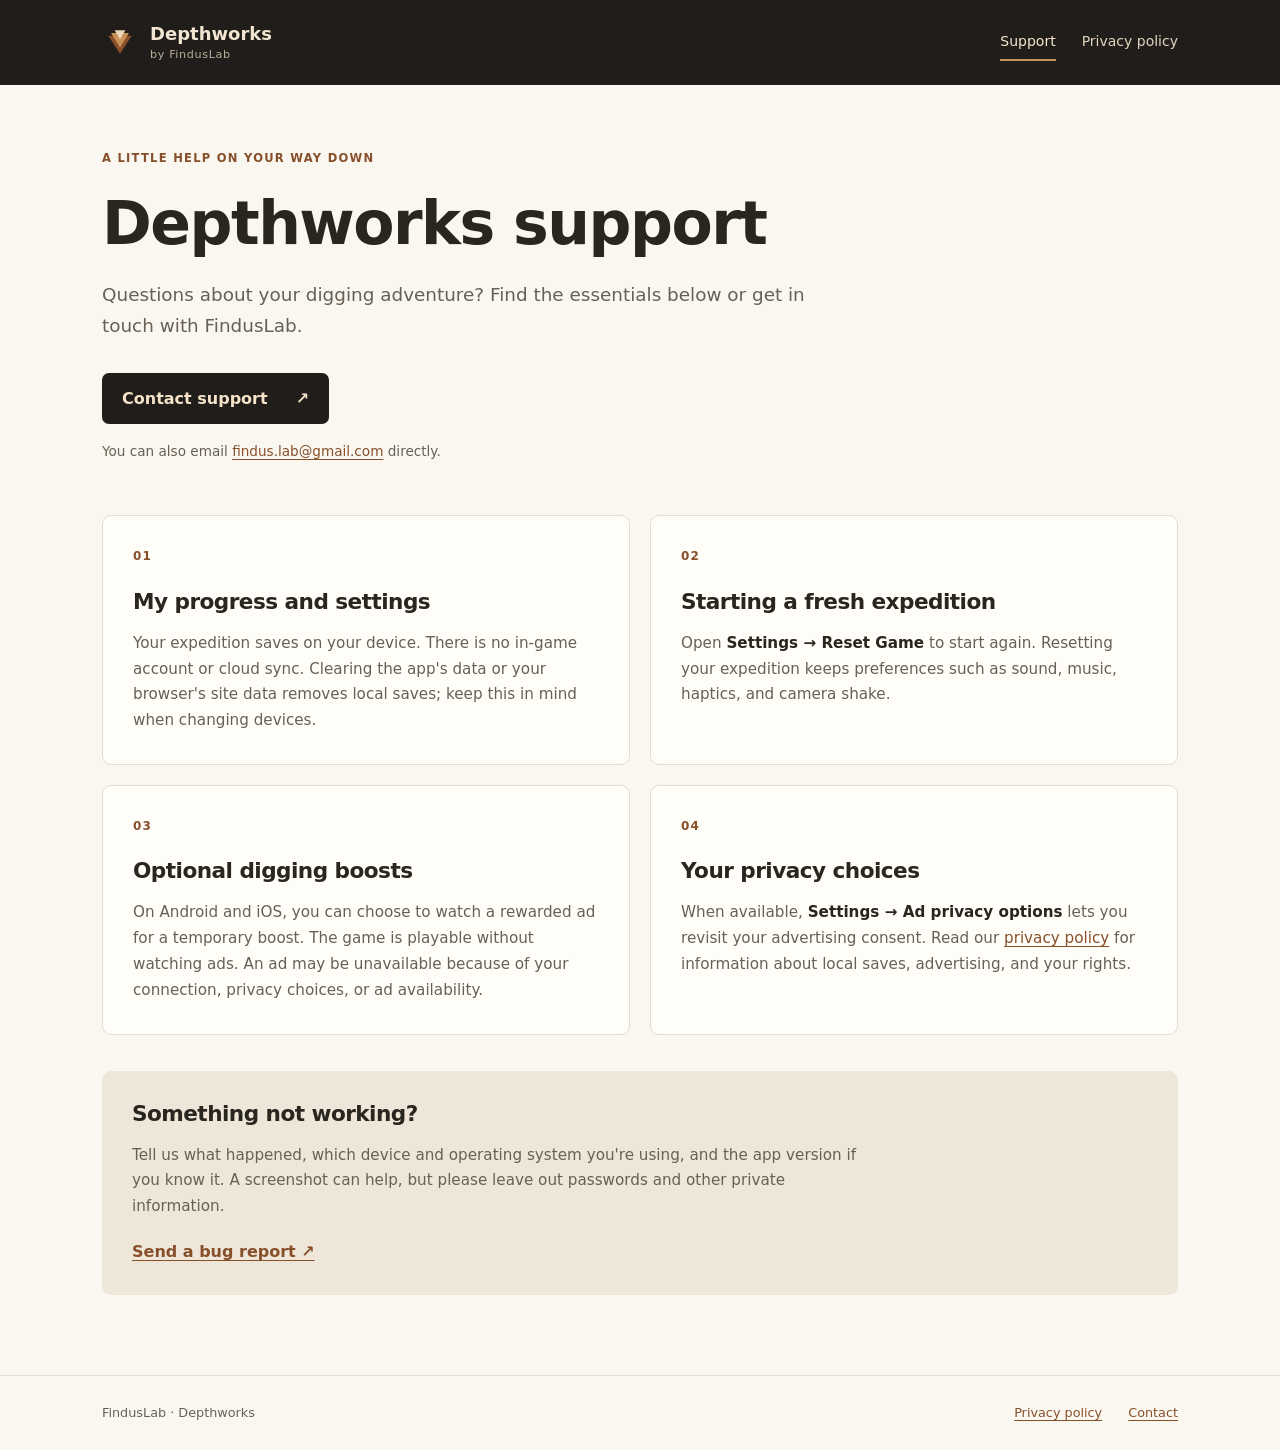
<file: docs/index.html>
<!doctype html>
<html lang="en">
<head>
  <meta charset="utf-8">
  <meta name="viewport" content="width=device-width, initial-scale=1">
  <meta name="description" content="Official support and privacy information for Depthworks, a digging game by FindusLab.">
  <meta name="theme-color" content="#211d1a">
  <title>Depthworks · Support</title>
  <link rel="icon" href="favicon.svg" type="image/svg+xml">
  <link rel="stylesheet" href="styles.css">
  <link rel="canonical" href="https://theoharti.github.io/DepthworksSupport/">
</head>
<body>
  <a class="skip-link" href="#main">Skip to content</a>
  <header class="site-header">
    <div class="header-inner">
      <a class="brand" href="./" aria-label="Depthworks support home">
        <img src="favicon.svg" width="36" height="36" alt="">
        <span>Depthworks <small>by FindusLab</small></span>
      </a>
      <nav aria-label="Main navigation">
        <a href="./" aria-current="page">Support</a>
        <a href="privacy/">Privacy policy</a>
      </nav>
    </div>
  </header>
  <main id="main" class="support-main">
    <section class="intro" aria-labelledby="welcome">
      <p class="eyebrow">A little help on your way down</p>
      <h1 id="welcome">Depthworks support</h1>
      <p class="lead">Questions about your digging adventure? Find the essentials below or get in touch with FindusLab.</p>
      <a class="button" href="mailto:findus.lab@gmail.com?subject=Depthworks%20support">Contact support <span aria-hidden="true">↗</span></a>
      <p class="contact-note">You can also email <a href="mailto:findus.lab@gmail.com">findus.lab@gmail.com</a> directly.</p>
    </section>
    <section class="help-grid" aria-label="Common questions">
      <article class="help-card">
        <span class="card-number" aria-hidden="true">01</span>
        <h2>My progress and settings</h2>
        <p>Your expedition saves on your device. There is no in-game account or cloud sync. Clearing the app's data or your browser's site data removes local saves; keep this in mind when changing devices.</p>
      </article>
      <article class="help-card">
        <span class="card-number" aria-hidden="true">02</span>
        <h2>Starting a fresh expedition</h2>
        <p>Open <strong>Settings → Reset Game</strong> to start again. Resetting your expedition keeps preferences such as sound, music, haptics, and camera shake.</p>
      </article>
      <article class="help-card">
        <span class="card-number" aria-hidden="true">03</span>
        <h2>Optional digging boosts</h2>
        <p>On Android and iOS, you can choose to watch a rewarded ad for a temporary boost. The game is playable without watching ads. An ad may be unavailable because of your connection, privacy choices, or ad availability.</p>
      </article>
      <article class="help-card">
        <span class="card-number" aria-hidden="true">04</span>
        <h2>Your privacy choices</h2>
        <p>When available, <strong>Settings → Ad privacy options</strong> lets you revisit your advertising consent. Read our <a href="privacy/">privacy policy</a> for information about local saves, advertising, and your rights.</p>
      </article>
    </section>
    <section class="contact-panel" aria-labelledby="report">
      <h2 id="report">Something not working?</h2>
      <p>Tell us what happened, which device and operating system you're using, and the app version if you know it. A screenshot can help, but please leave out passwords and other private information.</p>
      <a href="mailto:findus.lab@gmail.com?subject=Depthworks%20bug%20report">Send a bug report <span aria-hidden="true">↗</span></a>
    </section>
  </main>
  <footer class="site-footer">
    <div><span>FindusLab · Depthworks</span><a href="privacy/">Privacy policy</a><a href="mailto:findus.lab@gmail.com">Contact</a></div>
  </footer>
</body>
</html>
</file>
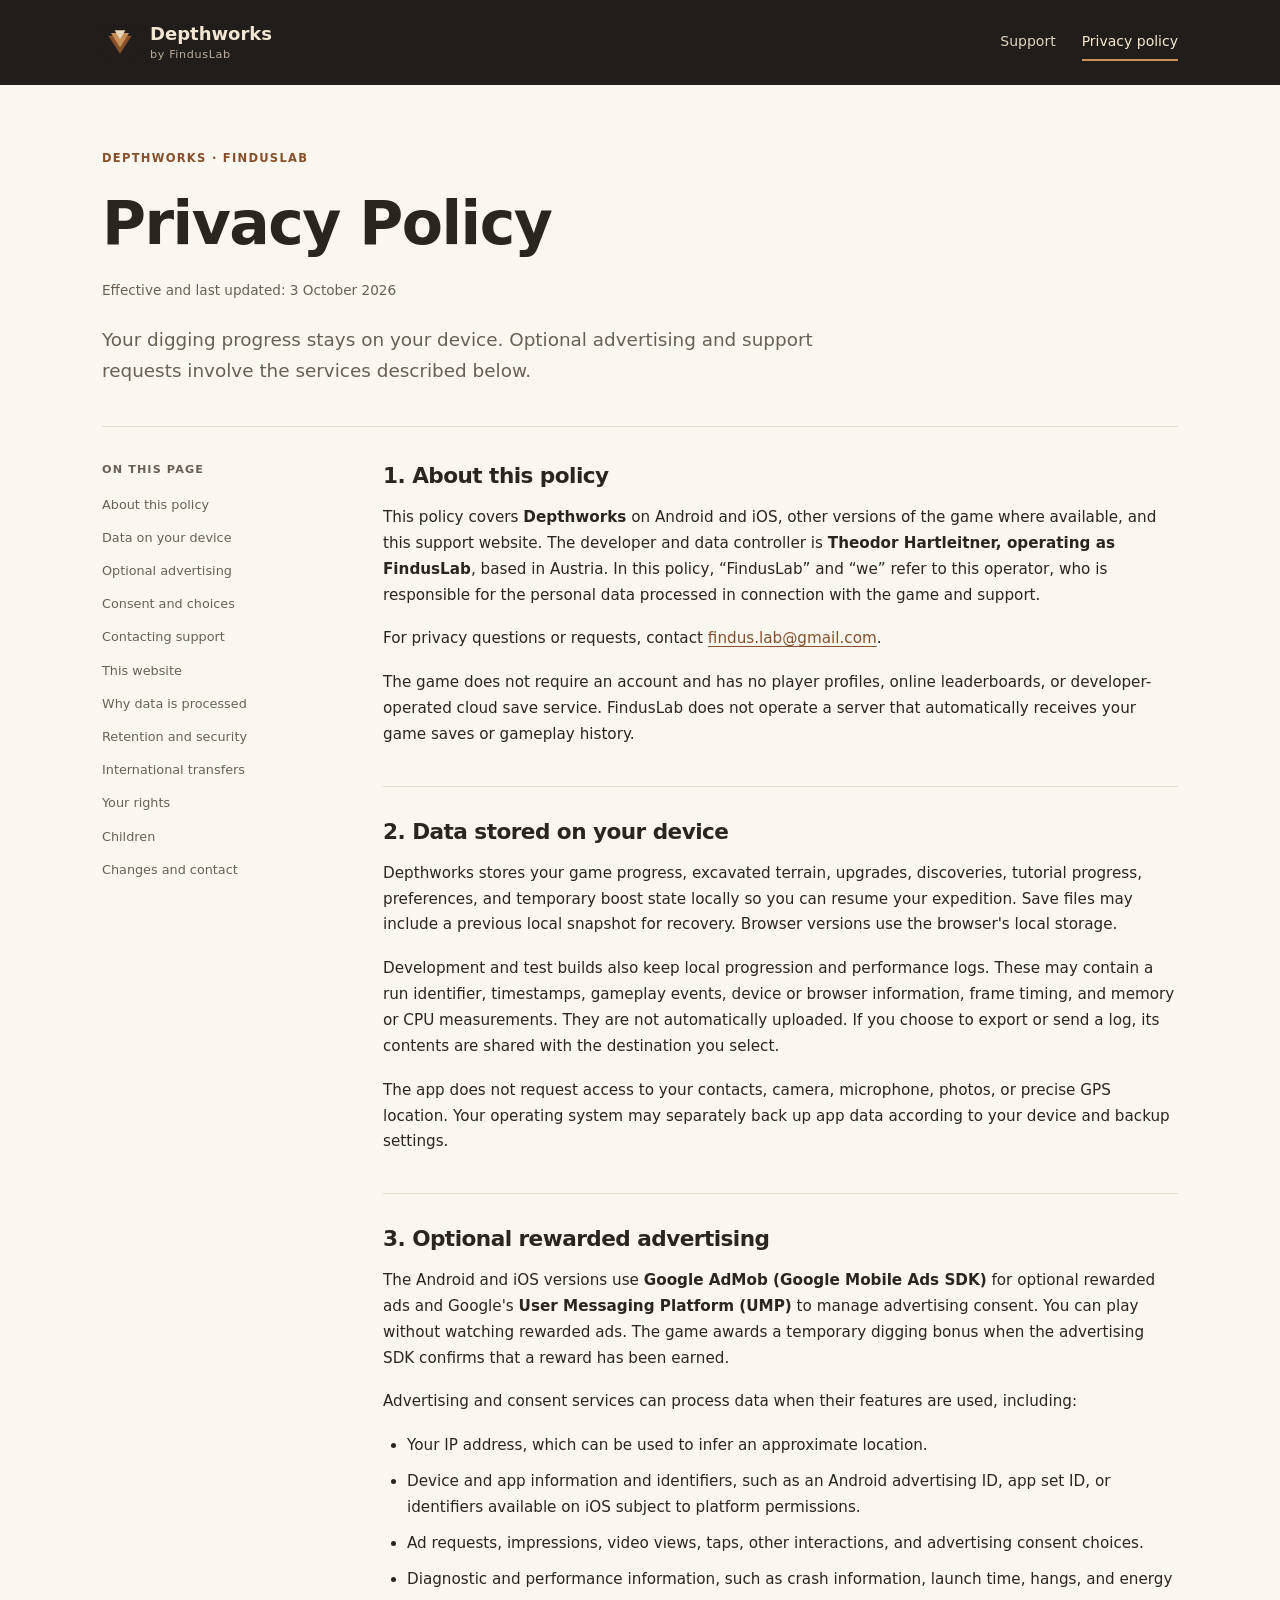
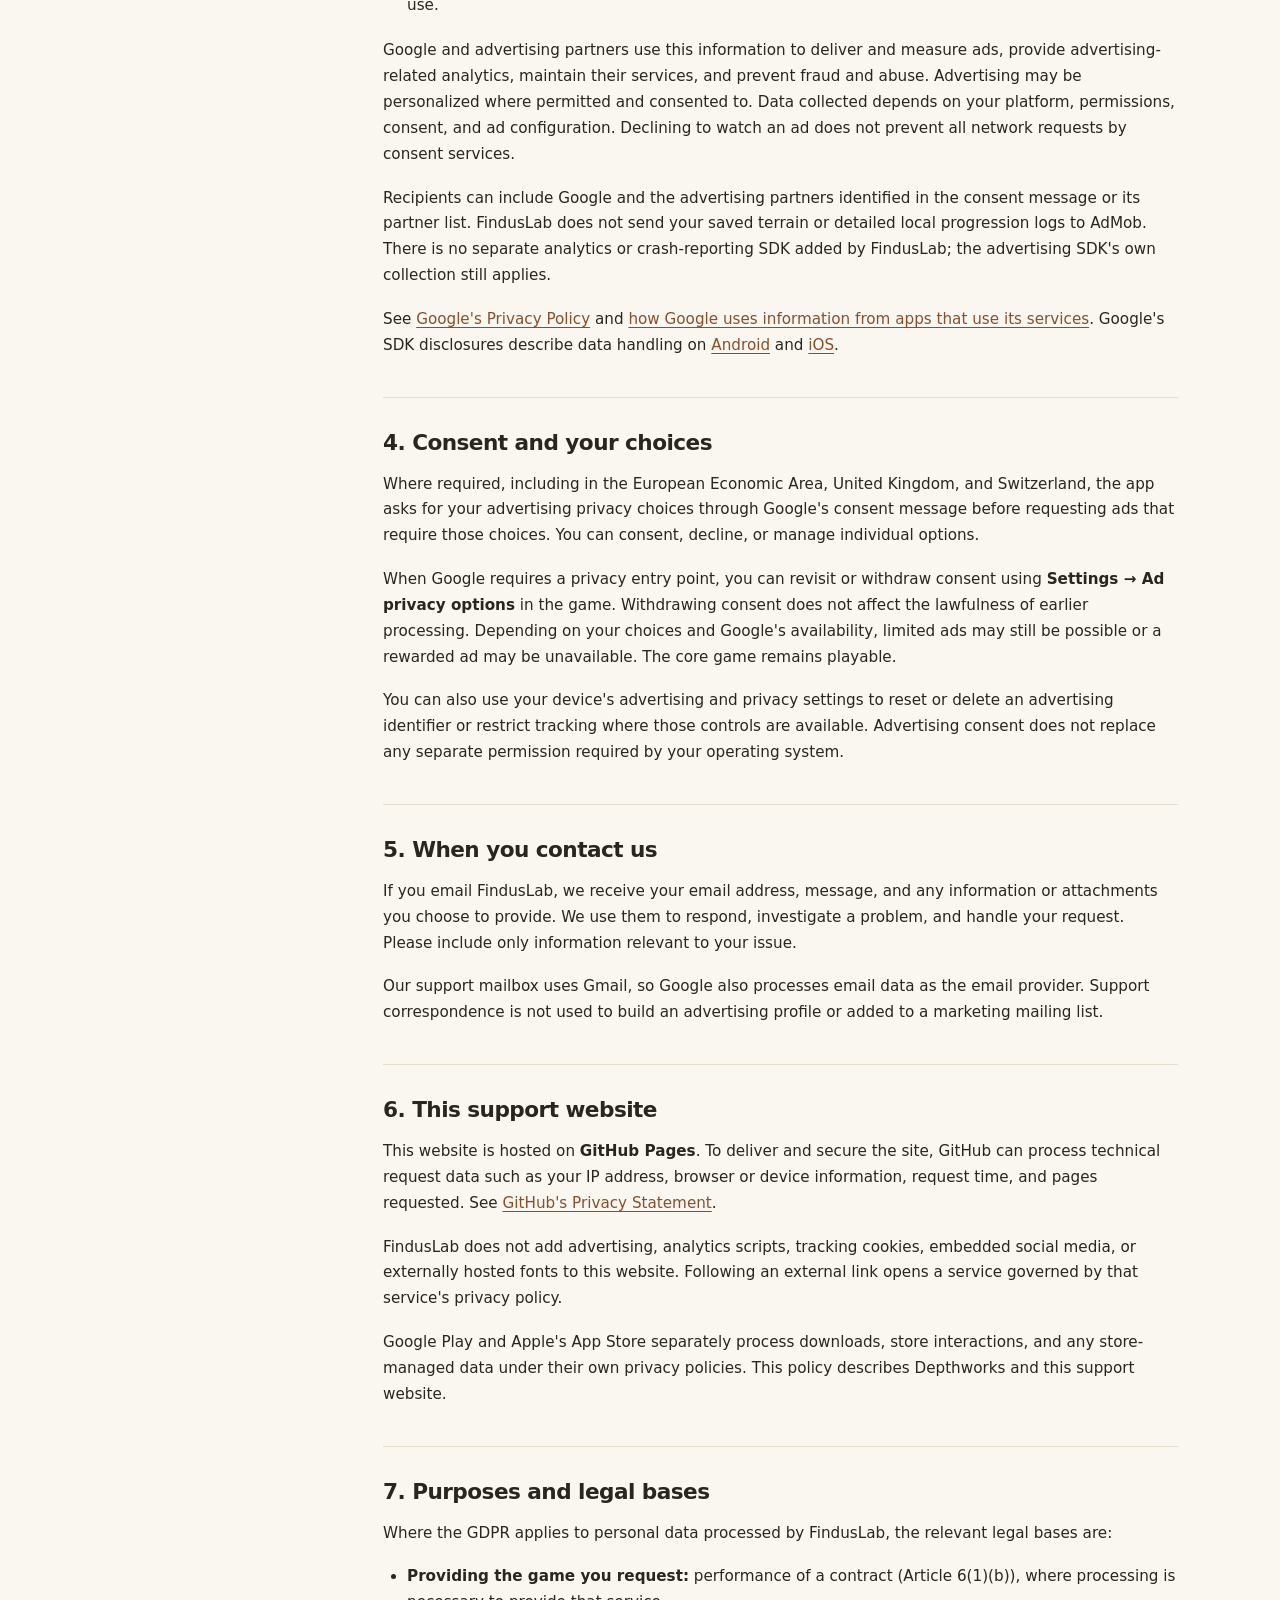
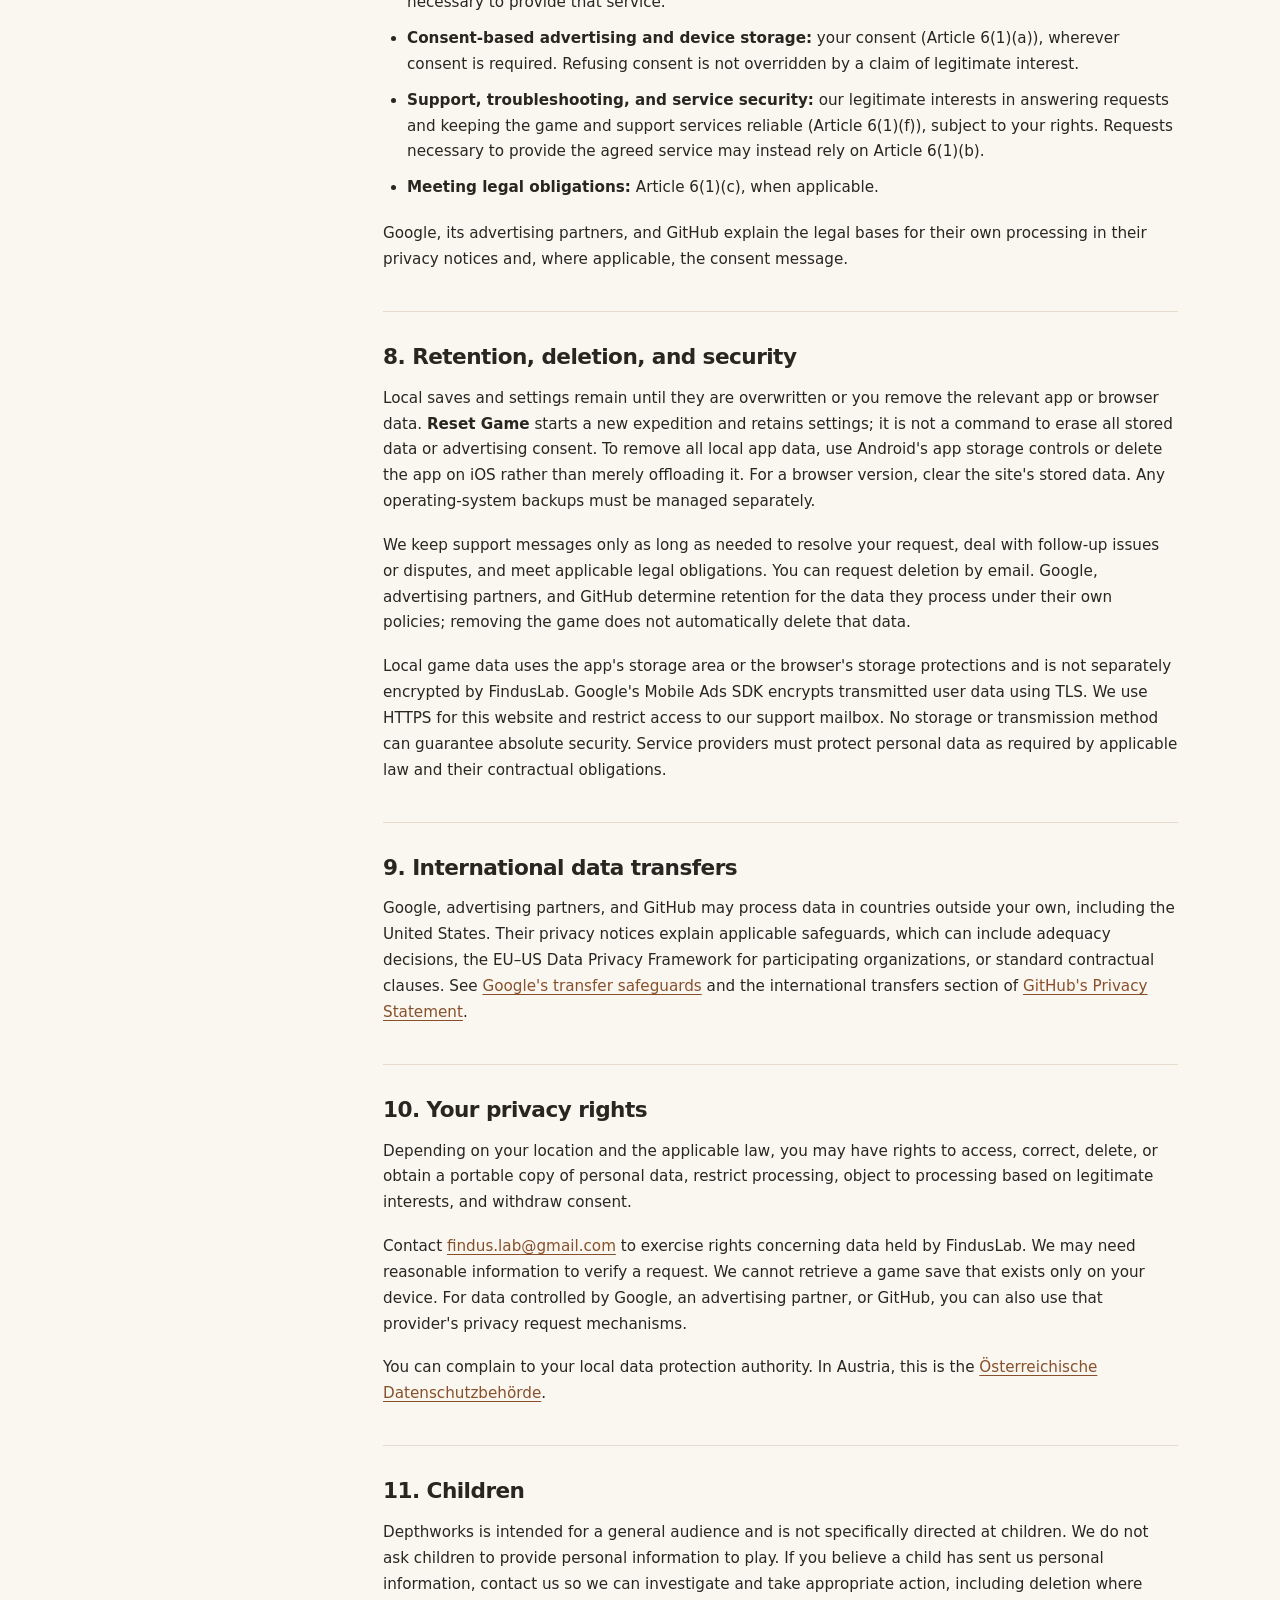
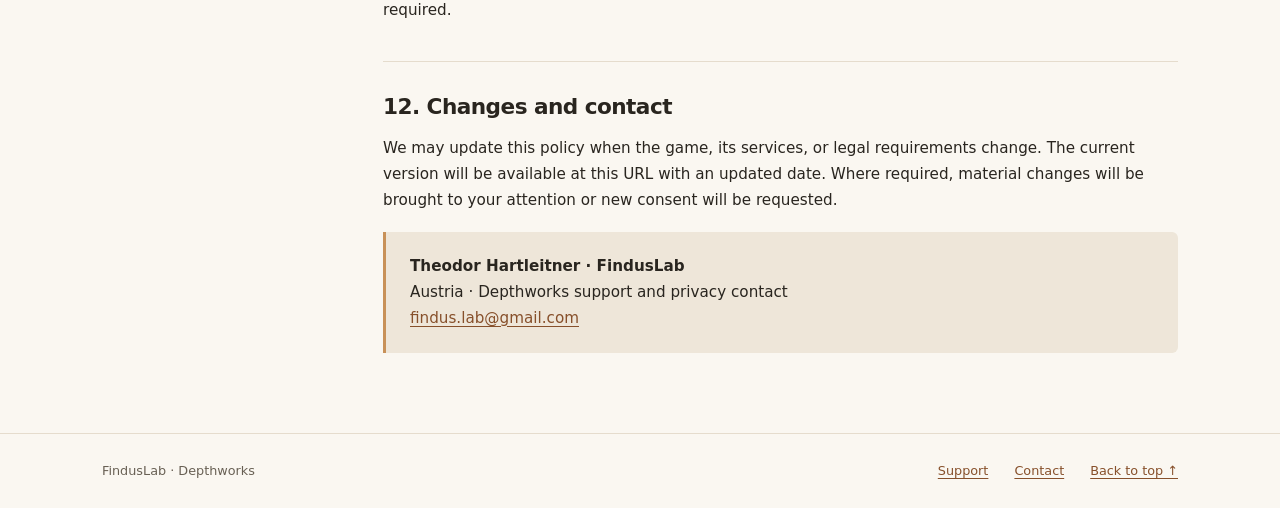
<file: docs/privacy/index.html>
<!doctype html>
<html lang="en">
<head>
  <meta charset="utf-8">
  <meta name="viewport" content="width=device-width, initial-scale=1">
  <meta name="description" content="Depthworks privacy policy: local saves, optional Google AdMob rewarded ads, consent choices, support, and your privacy rights.">
  <meta name="theme-color" content="#211d1a">
  <title>Depthworks · Privacy Policy</title>
  <link rel="icon" href="../favicon.svg" type="image/svg+xml">
  <link rel="stylesheet" href="../styles.css">
  <link rel="canonical" href="https://theoharti.github.io/DepthworksSupport/privacy/">
</head>
<body>
  <a class="skip-link" href="#main">Skip to content</a>
  <header class="site-header">
    <div class="header-inner">
      <a class="brand" href="../" aria-label="Depthworks support home">
        <img src="../favicon.svg" width="36" height="36" alt="">
        <span>Depthworks <small>by FindusLab</small></span>
      </a>
      <nav aria-label="Main navigation">
        <a href="../">Support</a>
        <a href="./" aria-current="page">Privacy policy</a>
      </nav>
    </div>
  </header>
  <main id="main" class="policy-main">
    <header class="policy-heading">
      <p class="eyebrow">Depthworks · FindusLab</p>
      <h1>Privacy Policy</h1>
      <p class="policy-date">Effective and last updated: <time datetime="2026-10-03">3 October 2026</time></p>
      <p class="lead">Your digging progress stays on your device. Optional advertising and support requests involve the services described below.</p>
    </header>
    <div class="policy-layout">
      <nav class="contents" aria-label="Privacy policy contents">
        <h2>On this page</h2>
        <ol>
          <li><a href="#about">About this policy</a></li>
          <li><a href="#local-data">Data on your device</a></li>
          <li><a href="#advertising">Optional advertising</a></li>
          <li><a href="#choices">Consent and choices</a></li>
          <li><a href="#support">Contacting support</a></li>
          <li><a href="#website">This website</a></li>
          <li><a href="#legal-bases">Why data is processed</a></li>
          <li><a href="#retention">Retention and security</a></li>
          <li><a href="#transfers">International transfers</a></li>
          <li><a href="#rights">Your rights</a></li>
          <li><a href="#children">Children</a></li>
          <li><a href="#changes">Changes and contact</a></li>
        </ol>
      </nav>
      <article class="policy-body">
        <section id="about">
          <h2>1. About this policy</h2>
          <p>This policy covers <strong>Depthworks</strong> on Android and iOS, other versions of the game where available, and this support website. The developer and data controller is <strong>Theodor Hartleitner, operating as FindusLab</strong>, based in Austria. In this policy, “FindusLab” and “we” refer to this operator, who is responsible for the personal data processed in connection with the game and support.</p>
          <p>For privacy questions or requests, contact <a href="mailto:findus.lab@gmail.com">findus.lab@gmail.com</a>.</p>
          <p>The game does not require an account and has no player profiles, online leaderboards, or developer-operated cloud save service. FindusLab does not operate a server that automatically receives your game saves or gameplay history.</p>
        </section>
        <section id="local-data">
          <h2>2. Data stored on your device</h2>
          <p>Depthworks stores your game progress, excavated terrain, upgrades, discoveries, tutorial progress, preferences, and temporary boost state locally so you can resume your expedition. Save files may include a previous local snapshot for recovery. Browser versions use the browser's local storage.</p>
          <p>Development and test builds also keep local progression and performance logs. These may contain a run identifier, timestamps, gameplay events, device or browser information, frame timing, and memory or CPU measurements. They are not automatically uploaded. If you choose to export or send a log, its contents are shared with the destination you select.</p>
          <p>The app does not request access to your contacts, camera, microphone, photos, or precise GPS location. Your operating system may separately back up app data according to your device and backup settings.</p>
        </section>
        <section id="advertising">
          <h2>3. Optional rewarded advertising</h2>
          <p>The Android and iOS versions use <strong>Google AdMob (Google Mobile Ads SDK)</strong> for optional rewarded ads and Google's <strong>User Messaging Platform (UMP)</strong> to manage advertising consent. You can play without watching rewarded ads. The game awards a temporary digging bonus when the advertising SDK confirms that a reward has been earned.</p>
          <p>Advertising and consent services can process data when their features are used, including:</p>
          <ul>
            <li>Your IP address, which can be used to infer an approximate location.</li>
            <li>Device and app information and identifiers, such as an Android advertising ID, app set ID, or identifiers available on iOS subject to platform permissions.</li>
            <li>Ad requests, impressions, video views, taps, other interactions, and advertising consent choices.</li>
            <li>Diagnostic and performance information, such as crash information, launch time, hangs, and energy use.</li>
          </ul>
          <p>Google and advertising partners use this information to deliver and measure ads, provide advertising-related analytics, maintain their services, and prevent fraud and abuse. Advertising may be personalized where permitted and consented to. Data collected depends on your platform, permissions, consent, and ad configuration. Declining to watch an ad does not prevent all network requests by consent services.</p>
          <p>Recipients can include Google and the advertising partners identified in the consent message or its partner list. FindusLab does not send your saved terrain or detailed local progression logs to AdMob. There is no separate analytics or crash-reporting SDK added by FindusLab; the advertising SDK's own collection still applies.</p>
          <p>See <a href="https://policies.google.com/privacy">Google's Privacy Policy</a> and <a href="https://policies.google.com/technologies/partner-sites">how Google uses information from apps that use its services</a>. Google's SDK disclosures describe data handling on <a href="https://developers.google.com/admob/android/privacy/play-data-disclosure">Android</a> and <a href="https://developers.google.com/admob/ios/privacy/data-disclosure">iOS</a>.</p>
        </section>
        <section id="choices">
          <h2>4. Consent and your choices</h2>
          <p>Where required, including in the European Economic Area, United Kingdom, and Switzerland, the app asks for your advertising privacy choices through Google's consent message before requesting ads that require those choices. You can consent, decline, or manage individual options.</p>
          <p>When Google requires a privacy entry point, you can revisit or withdraw consent using <strong>Settings → Ad privacy options</strong> in the game. Withdrawing consent does not affect the lawfulness of earlier processing. Depending on your choices and Google's availability, limited ads may still be possible or a rewarded ad may be unavailable. The core game remains playable.</p>
          <p>You can also use your device's advertising and privacy settings to reset or delete an advertising identifier or restrict tracking where those controls are available. Advertising consent does not replace any separate permission required by your operating system.</p>
        </section>
        <section id="support">
          <h2>5. When you contact us</h2>
          <p>If you email FindusLab, we receive your email address, message, and any information or attachments you choose to provide. We use them to respond, investigate a problem, and handle your request. Please include only information relevant to your issue.</p>
          <p>Our support mailbox uses Gmail, so Google also processes email data as the email provider. Support correspondence is not used to build an advertising profile or added to a marketing mailing list.</p>
        </section>
        <section id="website">
          <h2>6. This support website</h2>
          <p>This website is hosted on <strong>GitHub Pages</strong>. To deliver and secure the site, GitHub can process technical request data such as your IP address, browser or device information, request time, and pages requested. See <a href="https://docs.github.com/en/site-policy/privacy-policies/github-general-privacy-statement">GitHub's Privacy Statement</a>.</p>
          <p>FindusLab does not add advertising, analytics scripts, tracking cookies, embedded social media, or externally hosted fonts to this website. Following an external link opens a service governed by that service's privacy policy.</p>
          <p>Google Play and Apple's App Store separately process downloads, store interactions, and any store-managed data under their own privacy policies. This policy describes Depthworks and this support website.</p>
        </section>
        <section id="legal-bases">
          <h2>7. Purposes and legal bases</h2>
          <p>Where the GDPR applies to personal data processed by FindusLab, the relevant legal bases are:</p>
          <ul>
            <li><strong>Providing the game you request:</strong> performance of a contract (Article 6(1)(b)), where processing is necessary to provide that service.</li>
            <li><strong>Consent-based advertising and device storage:</strong> your consent (Article 6(1)(a)), wherever consent is required. Refusing consent is not overridden by a claim of legitimate interest.</li>
            <li><strong>Support, troubleshooting, and service security:</strong> our legitimate interests in answering requests and keeping the game and support services reliable (Article 6(1)(f)), subject to your rights. Requests necessary to provide the agreed service may instead rely on Article 6(1)(b).</li>
            <li><strong>Meeting legal obligations:</strong> Article 6(1)(c), when applicable.</li>
          </ul>
          <p>Google, its advertising partners, and GitHub explain the legal bases for their own processing in their privacy notices and, where applicable, the consent message.</p>
        </section>
        <section id="retention">
          <h2>8. Retention, deletion, and security</h2>
          <p>Local saves and settings remain until they are overwritten or you remove the relevant app or browser data. <strong>Reset Game</strong> starts a new expedition and retains settings; it is not a command to erase all stored data or advertising consent. To remove all local app data, use Android's app storage controls or delete the app on iOS rather than merely offloading it. For a browser version, clear the site's stored data. Any operating-system backups must be managed separately.</p>
          <p>We keep support messages only as long as needed to resolve your request, deal with follow-up issues or disputes, and meet applicable legal obligations. You can request deletion by email. Google, advertising partners, and GitHub determine retention for the data they process under their own policies; removing the game does not automatically delete that data.</p>
          <p>Local game data uses the app's storage area or the browser's storage protections and is not separately encrypted by FindusLab. Google's Mobile Ads SDK encrypts transmitted user data using TLS. We use HTTPS for this website and restrict access to our support mailbox. No storage or transmission method can guarantee absolute security. Service providers must protect personal data as required by applicable law and their contractual obligations.</p>
        </section>
        <section id="transfers">
          <h2>9. International data transfers</h2>
          <p>Google, advertising partners, and GitHub may process data in countries outside your own, including the United States. Their privacy notices explain applicable safeguards, which can include adequacy decisions, the EU–US Data Privacy Framework for participating organizations, or standard contractual clauses. See <a href="https://policies.google.com/privacy/frameworks">Google's transfer safeguards</a> and the international transfers section of <a href="https://docs.github.com/en/site-policy/privacy-policies/github-general-privacy-statement#international-data-transfers">GitHub's Privacy Statement</a>.</p>
        </section>
        <section id="rights">
          <h2>10. Your privacy rights</h2>
          <p>Depending on your location and the applicable law, you may have rights to access, correct, delete, or obtain a portable copy of personal data, restrict processing, object to processing based on legitimate interests, and withdraw consent.</p>
          <p>Contact <a href="mailto:findus.lab@gmail.com">findus.lab@gmail.com</a> to exercise rights concerning data held by FindusLab. We may need reasonable information to verify a request. We cannot retrieve a game save that exists only on your device. For data controlled by Google, an advertising partner, or GitHub, you can also use that provider's privacy request mechanisms.</p>
          <p>You can complain to your local data protection authority. In Austria, this is the <a href="https://dsb.gv.at/">Österreichische Datenschutzbehörde</a>.</p>
        </section>
        <section id="children">
          <h2>11. Children</h2>
          <p>Depthworks is intended for a general audience and is not specifically directed at children. We do not ask children to provide personal information to play. If you believe a child has sent us personal information, contact us so we can investigate and take appropriate action, including deletion where required.</p>
        </section>
        <section id="changes">
          <h2>12. Changes and contact</h2>
          <p>We may update this policy when the game, its services, or legal requirements change. The current version will be available at this URL with an updated date. Where required, material changes will be brought to your attention or new consent will be requested.</p>
          <div class="policy-contact">
            <p><strong>Theodor Hartleitner · FindusLab</strong><br>Austria · Depthworks support and privacy contact<br><a href="mailto:findus.lab@gmail.com">findus.lab@gmail.com</a></p>
          </div>
        </section>
      </article>
    </div>
  </main>
  <footer class="site-footer">
    <div><span>FindusLab · Depthworks</span><a href="../">Support</a><a href="mailto:findus.lab@gmail.com">Contact</a><a href="#main">Back to top ↑</a></div>
  </footer>
</body>
</html>
</file>
<file: docs/styles.css>
:root {
  color-scheme: light;
  --ink: #29251f;
  --muted: #686054;
  --paper: #faf7f1;
  --panel: #fffdf8;
  --line: #e5dccd;
  --copper: #87502b;
  --dark: #211d1a;
}
* { box-sizing: border-box; }
html { scroll-padding-top: 24px; }
body {
  margin: 0;
  background: var(--paper);
  color: var(--ink);
  font-family: system-ui, -apple-system, BlinkMacSystemFont, "Segoe UI", sans-serif;
  font-size: 16px;
  line-height: 1.7;
  -webkit-text-size-adjust: 100%;
}
a { color: var(--copper); text-underline-offset: .2em; overflow-wrap: anywhere; }
a:hover { text-decoration-thickness: 2px; }
a:focus-visible { outline: 3px solid #c89158; outline-offset: 5px; border-radius: 2px; }
img { max-width: 100%; }
h1, h2 { line-height: 1.2; letter-spacing: -.025em; }
h1 { font-size: clamp(2.2rem, 5vw, 3.75rem); font-weight: 750; margin: 0 0 20px; }
h2 { font-size: 1.35rem; margin: 0 0 16px; }
p { margin: 0 0 18px; }
p:last-child { margin-bottom: 0; }
.skip-link { position: absolute; left: 16px; top: -100px; padding: 12px 20px; background: white; z-index: 2; }
.skip-link:focus { top: 12px; }
.site-header { background: var(--dark); color: #ead7bb; }
.header-inner {
  max-width: 1140px;
  margin: auto;
  padding: 22px 32px;
  display: flex;
  justify-content: space-between;
  align-items: center;
  gap: 24px;
}
.brand { display: flex; align-items: center; gap: 12px; color: #f2e6d3; text-decoration: none; font-size: 1.125rem; font-weight: 750; line-height: 1.3; }
.brand small { display: block; color: #bbae9b; font-size: .7rem; font-weight: 400; letter-spacing: .055em; margin-top: 3px; }
.header-inner nav { display: flex; gap: 26px; font-size: .875rem; }
.header-inner nav a { color: #e1d4bf; text-decoration: none; padding-block: 6px; }
.header-inner nav a[aria-current] { color: #f6e7ce; border-bottom: 2px solid #c89158; }
.support-main, .policy-main { max-width: 1140px; margin: auto; padding: 64px 32px 80px; }
.eyebrow { color: var(--copper); text-transform: uppercase; letter-spacing: .11em; font-weight: 750; font-size: .72rem; margin-bottom: 18px; }
.lead { color: var(--muted); font-size: 1.15rem; line-height: 1.7; max-width: 720px; }
.intro { max-width: 760px; padding-bottom: 52px; }
.button { display: inline-flex; align-items: center; gap: 28px; padding: 12px 20px; margin-top: 14px; background: var(--dark); color: #f4e3c8; text-decoration: none; border-radius: 7px; font-weight: 650; }
.button:hover { background: #383027; }
.contact-note { color: var(--muted); font-size: .85rem; margin-top: 16px; }
.help-grid { display: grid; grid-template-columns: repeat(2, minmax(0, 1fr)); gap: 20px; }
.help-card { padding: 30px; border: 1px solid var(--line); border-radius: 9px; background: var(--panel); }
.card-number { display: block; font-size: .75rem; font-weight: 750; letter-spacing: .1em; color: var(--copper); margin-bottom: 22px; }
.help-card p, .contact-panel p { color: var(--muted); font-size: .95rem; }
.help-card strong { color: var(--ink); font-weight: 650; }
.contact-panel { margin-top: 36px; padding: 30px; background: #eee6d9; border-radius: 9px; }
.contact-panel p { max-width: 740px; }
.contact-panel a { font-weight: 650; }
.policy-heading { padding-bottom: 40px; margin-bottom: 36px; border-bottom: 1px solid var(--line); }
.policy-date { font-size: .85rem; color: var(--muted); margin-bottom: 22px; }
.policy-layout { display: grid; grid-template-columns: 225px minmax(0, 1fr); gap: 56px; align-items: start; }
.contents { position: sticky; top: 24px; padding-right: 20px; }
.contents h2 { font-size: .7rem; color: var(--muted); text-transform: uppercase; letter-spacing: .1em; font-weight: 750; }
.contents ol { list-style: none; padding: 0; margin: 0; font-size: .8rem; line-height: 1.5; }
.contents li + li { margin-top: 10px; }
.contents a { color: var(--muted); text-decoration: none; display: block; padding-block: 2px; }
.contents a:hover { color: var(--copper); text-decoration: underline; }
.policy-body section { scroll-margin-top: 24px; }
.policy-body section + section { margin-top: 38px; padding-top: 32px; border-top: 1px solid var(--line); }
.policy-body p, .policy-body li { font-size: .95rem; }
.policy-body ul { padding-left: 24px; margin: 0 0 20px; }
.policy-body li + li { margin-top: 10px; }
.policy-body strong { font-weight: 650; }
.policy-contact { border-left: 3px solid #c89158; background: #eee6d9; padding: 22px 24px; border-radius: 0 6px 6px 0; }
.site-footer { border-top: 1px solid var(--line); color: var(--muted); font-size: .8rem; }
.site-footer > div { max-width: 1140px; margin: auto; padding: 26px 32px; display: flex; flex-wrap: wrap; gap: 12px 26px; }
.site-footer span { margin-right: auto; }
@media (max-width: 800px) {
  .policy-layout { grid-template-columns: 1fr; gap: 34px; }
  .contents { position: static; background: #eee6d9; padding: 22px; border-radius: 8px; }
  .contents ol { display: grid; grid-template-columns: repeat(2, minmax(0, 1fr)); gap: 8px 20px; }
  .contents li + li { margin-top: 0; }
}
@media (max-width: 540px) {
  .header-inner { padding: 18px 20px; gap: 16px; flex-wrap: wrap; }
  .header-inner nav { gap: 20px; }
  .brand { font-size: 1rem; }
  .support-main, .policy-main { padding: 40px 20px 56px; }
  .intro { padding-bottom: 32px; }
  .lead { font-size: 1.05rem; }
  .help-grid { grid-template-columns: 1fr; gap: 16px; }
  .help-card, .contact-panel { padding: 24px; }
  .policy-heading { padding-bottom: 26px; margin-bottom: 26px; }
  .policy-body h2 { font-size: 1.25rem; }
  .contents ol { font-size: .75rem; column-gap: 12px; }
  .policy-contact { padding: 20px; }
  .site-footer > div { padding: 24px 20px; }
  .site-footer span { flex-basis: 100%; }
}
@media print {
  body { background: white; font-size: 11pt; }
  .site-header, .site-footer, .contents, .skip-link { display: none; }
  .policy-main { max-width: none; padding: 0; }
  .policy-layout { display: block; }
  .policy-heading { padding-bottom: 16px; margin-bottom: 24px; }
  h1 { font-size: 26pt; }
  h2 { break-after: avoid; }
  p, li { orphans: 3; widows: 3; }
  .policy-contact { background: none; border: 1px solid #aaa; }
}
</file>
